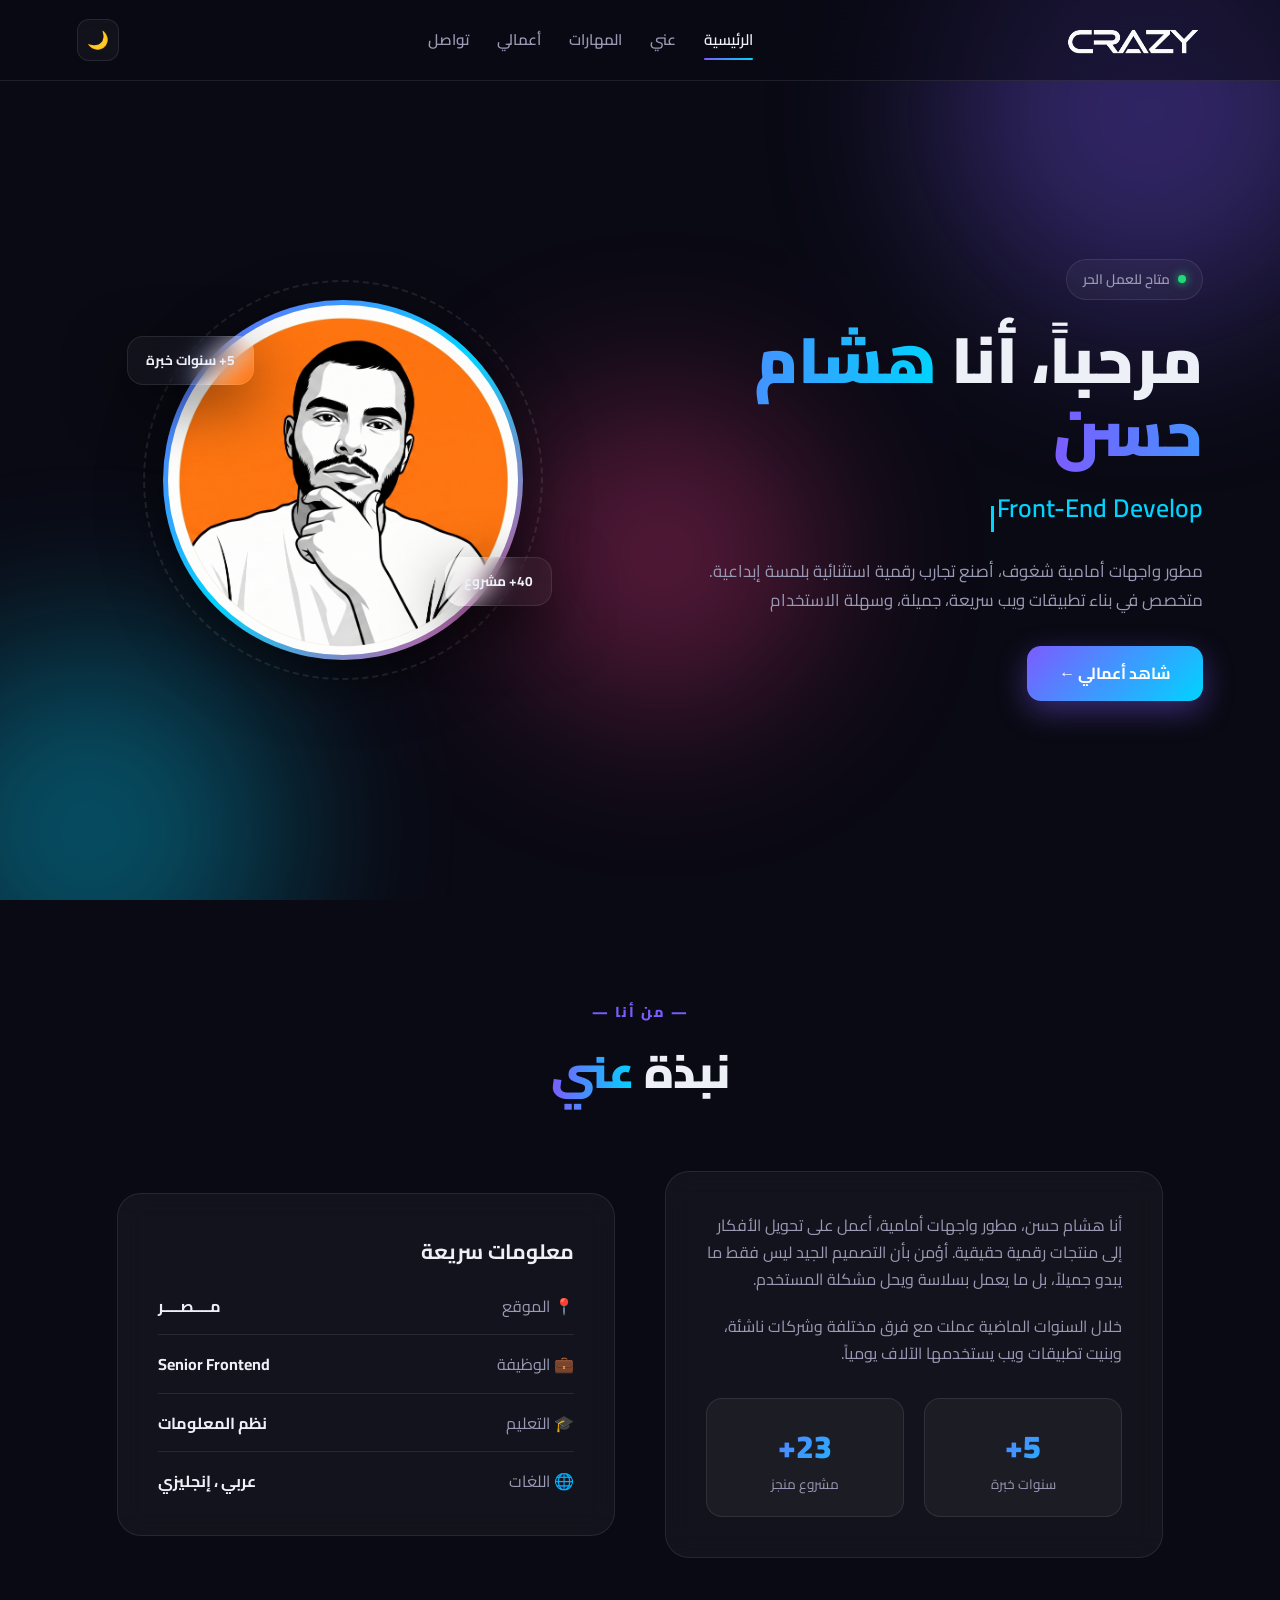
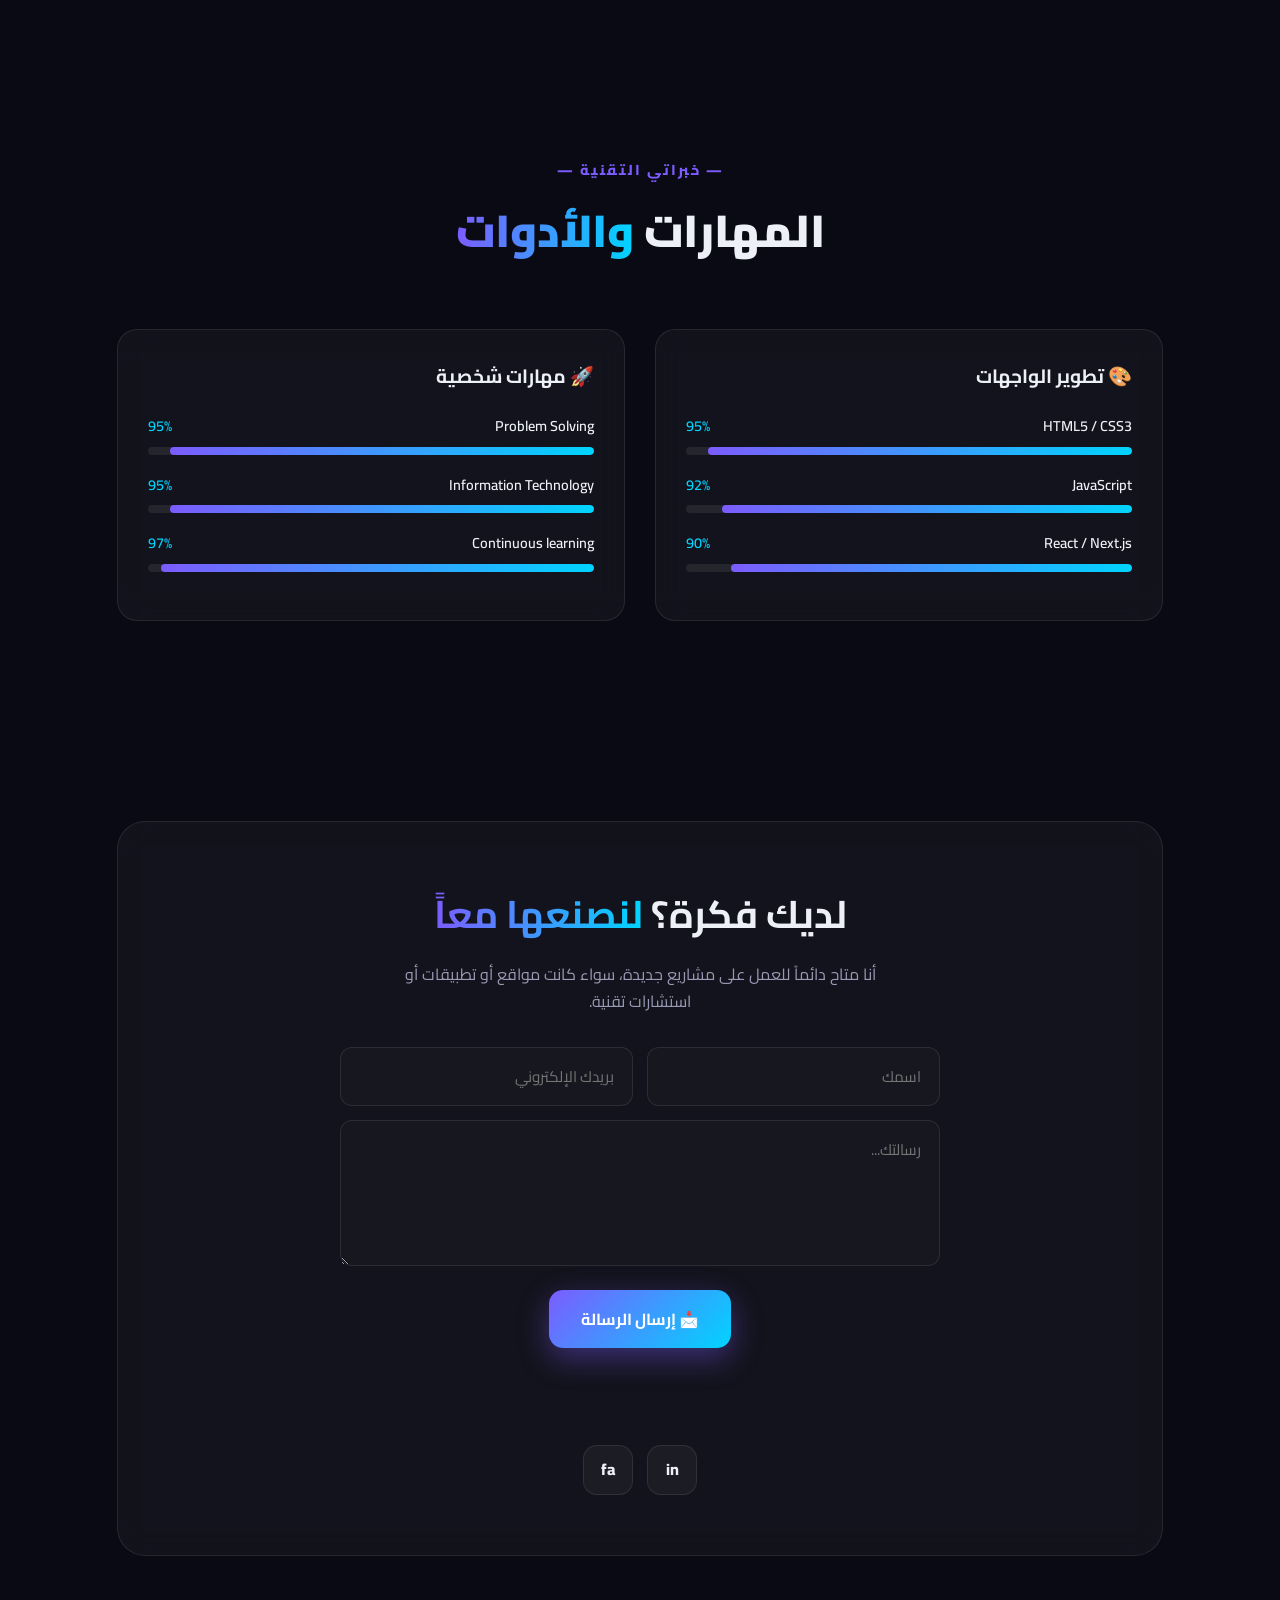
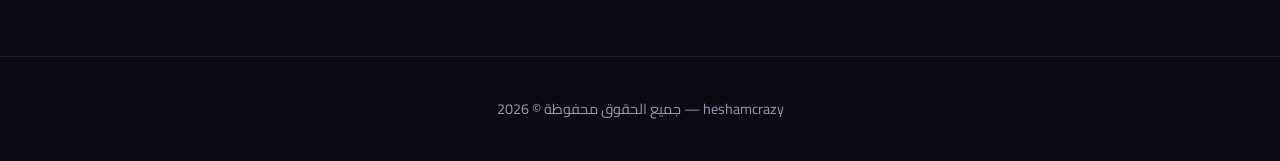
<file: index.html>
<!DOCTYPE html>
<html lang="ar" dir="rtl">

<head>
  <meta charset="UTF-8">
  <meta name="viewport" content="width=device-width, initial-scale=1.0">
  <title>HesHam Hassan</title>

    <!-- الأيقونة اللي بتظهر في التاب -->
  <link rel="icon" type="image/png" href="images/favicon.svg">

  <!-- أيقونة الآيفون (لو حد ضاف الموقع للشاشة الرئيسية) -->
  <link rel="apple-touch-icon" href="images/favicon.svg">

  <link rel="preconnect" href="https://fonts.googleapis.com">
  <link href="https://fonts.googleapis.com/css2?family=Cairo:wght@300;400;600;700;900&display=swap" rel="stylesheet">

  <link rel="stylesheet" href="style.css">
  <!-- وسوم الأوپن جراف لعرض اللينك بشكل احترافي -->
  <meta property="og:type" content="website">
  <meta property="og:title" content="HesHam HassaN  |  Web Developer">
  <meta property="og:description"
    content="مرحباً، أنا هشام حسن،أصنع تجارب رقمية استثنائية بلمسة إبداعية، تعرف على مهاراتي ومشاريعي.">
  <meta property="og:url" content="https://heshamcrazy1910.github.io/">
  <meta property="og:image" content="https://heshamcrazy1910.github.io/heshamcrazy/images/preview.jpg">

  <!-- نفس الإعدادات عشان تظهر صح على تويتر (X) -->
  <meta name="twitter:card" content="summary_large_image">
  <meta name="twitter:title" content="هشام حسن | مطور واجهات أمامية">
  <meta name="twitter:description" content="مرحباً، أنا هشام حسن. أصنع تجارب رقمية استثنائية بلمسة إبداعية.">
  <meta name="twitter:image" content="https://heshamcrazy1910.github.io/heshamcrazy/images/preview.jpg">
</head>

<body>

  <!-- شريط تقدم القراءة (JS) -->
  <div class="scroll-progress" id="scrollProgress"></div>

  <div class="bg-orbs">
    <div class="orb orb1"></div>
    <div class="orb orb2"></div>
    <div class="orb orb3"></div>
  </div>

  <nav>
    <a href="#home" class="logo">
      <img src="images/logo-white.png.png" alt="Logo" class="logo-light">
      <img src="images/logo-black.png.png" alt="Logo" class="logo-dark">
    </a>


    <ul class="nav-links" id="navLinks">
      <li><a href="#home" class="active">الرئيسية</a></li>
      <li><a href="#about">عني</a></li>
      <li><a href="#skills">المهارات</a></li>
      <li><a href="projects.html">أعمالي</a></li>
      <!--
      <li><a href="#experience">الخبرات</a></li>
      
-->
      <li><a href="#contact">تواصل</a></li>
    </ul>
    <div class="nav-actions">
      <button class="icon-btn" id="themeBtn" title="تبديل المظهر">🌙</button>
      <button class="icon-btn burger" id="burger">☰</button>
    </div>
  </nav>

  <section class="hero" id="home">
    <div class="hero-text">
      <div class="badge"><span class="dot"></span> متاح للعمل الحر</div>
      <h1>مرحباً، أنا <span class="grad">هشام حسن</span></h1>
      <div class="typing"><span id="typed"></span><span class="cursor"></span></div>
      <p class="hero-desc">
        مطور واجهات أمامية شغوف، أصنع تجارب رقمية استثنائية بلمسة إبداعية.
        متخصص في بناء تطبيقات ويب سريعة، جميلة، وسهلة الاستخدام
      </p>
      <div class="btns">
        <a href="projects.html" class="btn btn-primary">شاهد أعمالي ←</a>
      </div>
    </div>
    <div class="hero-visual">
      <div class="avatar-wrap">
        <div class="avatar-ring"></div>
        <div class="avatar">
          <div class="avatar-inner">
            <img src="images/me.jpeg" alt="هشام حسن">
          </div>
        </div>
        <div class="float-card fc1"> 5+ سنوات خبرة</div>
        <div class="float-card fc2"> 40+ مشروع</div>
      </div>
    </div>
  </section>

  <section id="about">
    <div class="sec-head reveal">
      <div class="sec-tag">— من أنا —</div>
      <h2 class="sec-title">نبذة <span>عني</span></h2>
    </div>
    <div class="about">
      <div class="about-card reveal">
        <p>أنا هشام حسن، مطور واجهات أمامية، أعمل على تحويل الأفكار إلى منتجات رقمية حقيقية. أؤمن بأن التصميم الجيد ليس
          فقط ما يبدو جميلاً، بل ما يعمل بسلاسة ويحل مشكلة المستخدم.</p>
        <p>خلال السنوات الماضية عملت مع فرق مختلفة وشركات ناشئة، وبنيت تطبيقات ويب يستخدمها الآلاف يومياً.</p>
        <div class="stats">
          <div class="stat">
            <h3 data-count="5" data-suffix="+">0</h3>
            <p>سنوات خبرة</p>
          </div>
          <div class="stat">
            <h3 data-count="40" data-suffix="+">0</h3>
            <p>مشروع منجز</p>
          </div>

          <!--
          <div class="stat"><h3 data-count="25" data-suffix="+">0</h3><p>عميل سعيد</p></div>
          <div class="stat"><h3 data-count="12">0</h3><p>جائزة وتقدير</p></div>
-->

        </div>
      </div>
      <div class="about-card reveal">
        <h3 style="margin-bottom:24px;font-size:1.3rem">معلومات سريعة</h3>
        <div class="info-list">
          <div class="info-row"><span>📍 الموقع</span><strong> مــــصــــر</strong></div>
          <div class="info-row"><span>💼 الوظيفة</span><strong>Senior Frontend</strong></div>
          <div class="info-row"><span>🎓 التعليم</span><strong> نظم المعلومات </strong></div>
          <div class="info-row"><span>🌐 اللغات</span><strong>عربي ، إنجليزي</strong></div>
        </div>
      </div>
    </div>
  </section>

  <section id="skills">
    <div class="sec-head reveal">
      <div class="sec-tag">— خبراتي التقنية —</div>
      <h2 class="sec-title">المهارات <span>والأدوات</span></h2>
    </div>
    <div class="skills-grid">
      <div class="skill-card reveal">
        <h3>🎨 تطوير الواجهات</h3>
        <div class="skill-item">
          <div class="skill-top"><span>HTML5 / CSS3</span><span class="pct">95%</span></div>
          <div class="bar"><span data-w="95"></span></div>
        </div>
        <div class="skill-item">
          <div class="skill-top"><span>JavaScript</span><span class="pct">92%</span></div>
          <div class="bar"><span data-w="92"></span></div>
        </div>
        <div class="skill-item">
          <div class="skill-top"><span>React / Next.js</span><span class="pct">90%</span></div>
          <div class="bar"><span data-w="90"></span></div>
        </div>
      </div>
      <div class="skill-card reveal">
        <h3>🚀 مهارات شخصية</h3>
        <div class="skill-item">
          <div class="skill-top"><span>Problem Solving</span><span class="pct">95%</span></div>
          <div class="bar"><span data-w="95"></span></div>
        </div>
        <div class="skill-item">
          <div class="skill-top"><span>Information Technology</span><span class="pct">95%</span></div>
          <div class="bar"><span data-w="95"></span></div>
        </div>
        <div class="skill-item">
          <div class="skill-top"><span>Continuous learning</span><span class="pct">97%</span></div>
          <div class="bar"><span data-w="97"></span></div>
        </div>
      </div>
    </div>
  </section>
  <!--
  <section id="experience">
    <div class="sec-head reveal">
      <div class="sec-tag">— مسيرتي المهنية —</div>
      <h2 class="sec-title">الخبرات <span>العملية</span></h2>
    </div>
    <div class="timeline">
      <div class="tl-item reveal"><div class="tl-content"><div class="tl-date">2022 — الآن</div><h3>مطور واجهات أول</h3><div class="tl-company">TechVision · الرياض</div><p>أقود فريق تطوير الواجهة الأمامية، وأشرف على منصة SaaS يستخدمها 50 ألف مستخدم شهرياً.</p></div></div>
      <div class="tl-item reveal"><div class="tl-content"><div class="tl-date">2020 — 2022</div><h3>مطور واجهات</h3><div class="tl-company">Startup Hub · دبي</div><p>طوّرت أكثر من 15 تطبيق ويب لعملاء في التجارة الإلكترونية والتعليم.</p></div></div>
      <div class="tl-item reveal"><div class="tl-content"><div class="tl-date">2019 — 2020</div><h3>مطور جنيور</h3><div class="tl-company">Digital Agency · القاهرة</div><p>بدأت رحلتي في عالم تطوير الويب، وبنيت أولى مشاريعي كفريلانسر.</p></div></div>
    </div>
  </section>

  <section id="projects">
    <div class="sec-head reveal">
      <div class="sec-tag">— أعمالي —</div>
      <h2 class="sec-title">المشاريع <span>المميزة</span></h2>
    </div>
  -->


  <!-- فلتر المشاريع (JS) -->
  <!--
    <div class="filter-btns reveal">
      <button class="filter-btn active" data-filter="all">الكل</button>
      <button class="filter-btn" data-filter="frontend">واجهات</button>
      <button class="filter-btn" data-filter="fullstack">Fullstack</button>
    </div>

    <div class="projects-grid" id="projectsGrid">
      <div class="project reveal" data-category="fullstack">
        <div class="project-img">🛒</div>
        <div class="project-body">
          <h3>متجر إلكتروني حديث</h3>
          <p>منصة تجارة إلكترونية كاملة مع سلة مشتريات ولوحة تحكم.</p>
          <div class="tags"><span class="tag">Next.js</span><span class="tag">Stripe</span><span class="tag">Tailwind</span></div>
          <a href="#" class="project-link">عرض المشروع ←</a>
        </div>
      </div>
      <div class="project reveal" data-category="frontend">
        <div class="project-img project-img-2">📊</div>
        <div class="project-body">
          <h3>لوحة تحليلات ذكية</h3>
          <p>لوحة تحكم تفاعلية لعرض بيانات الأعمال ورسوم بيانية حية.</p>
          <div class="tags"><span class="tag">React</span><span class="tag">D3.js</span><span class="tag">TS</span></div>
          <a href="#" class="project-link">عرض المشروع ←</a>
        </div>
      </div>
      <div class="project reveal" data-category="fullstack">
        <div class="project-img project-img-3">💬</div>
        <div class="project-body">
          <h3>تطبيق دردشة فوري</h3>
          <p>تطبيق محادثة يدعم الغرف الخاصة مع إشعارات لحظية.</p>
          <div class="tags"><span class="tag">Socket.io</span><span class="tag">Node</span><span class="tag">MongoDB</span></div>
          <a href="#" class="project-link">عرض المشروع ←</a>
        </div>
      </div>
    </div>
  </section>

 -->

  <section id="contact">
    <div class="contact-wrap reveal">
      <h2>لديك فكرة؟ <span class="grad">لنصنعها معاً</span></h2>
      <p>أنا متاح دائماً للعمل على مشاريع جديدة، سواء كانت مواقع أو تطبيقات أو استشارات تقنية.</p>

      <!-- نموذج تواصل (JS) -->
      <form class="contact-form" id="contactForm" novalidate>

        <!-- ⬇️ هنا مكان مفتاح الـ API بتاعك ⬇️ -->
        <input type="hidden" name="access_key" value="02c94549-93a8-4cb1-8412-96073281eed4">
        <input type="hidden" name="subject" value="رسالة جديدة من موقع هشام حسن">
        <!-- ⬆️ متنساش تغير المفتاح ⬆️ -->

        <div class="form-row">
          <input type="text" name="name" placeholder="اسمك" required>
          <input type="email" name="email" placeholder="بريدك الإلكتروني" required>
        </div>

        <textarea name="message" placeholder="رسالتك..." rows="4" required></textarea>

        <button type="submit" class="btn btn-primary">📩 إرسال الرسالة</button>

        <p class="form-msg" id="formMsg"></p>
      </form>

      <div class="socials">
        <a href="https://instagram.com/hesham.hassan19" class="social">in</a>
        <a href="https://www.facebook.com/share/14s7tuikb33/" class="social">fa</a>
      </div>
    </div>
  </section>

  <footer>heshamcrazy — جميع الحقوق محفوظة © 2026</footer>

  <!-- زر العودة للأعلى (JS) -->
  <button class="back-to-top" id="backToTop" aria-label="أعلى الصفحة">↑</button>

  <script src="script.js"></script>
</body>

</html>
</file>
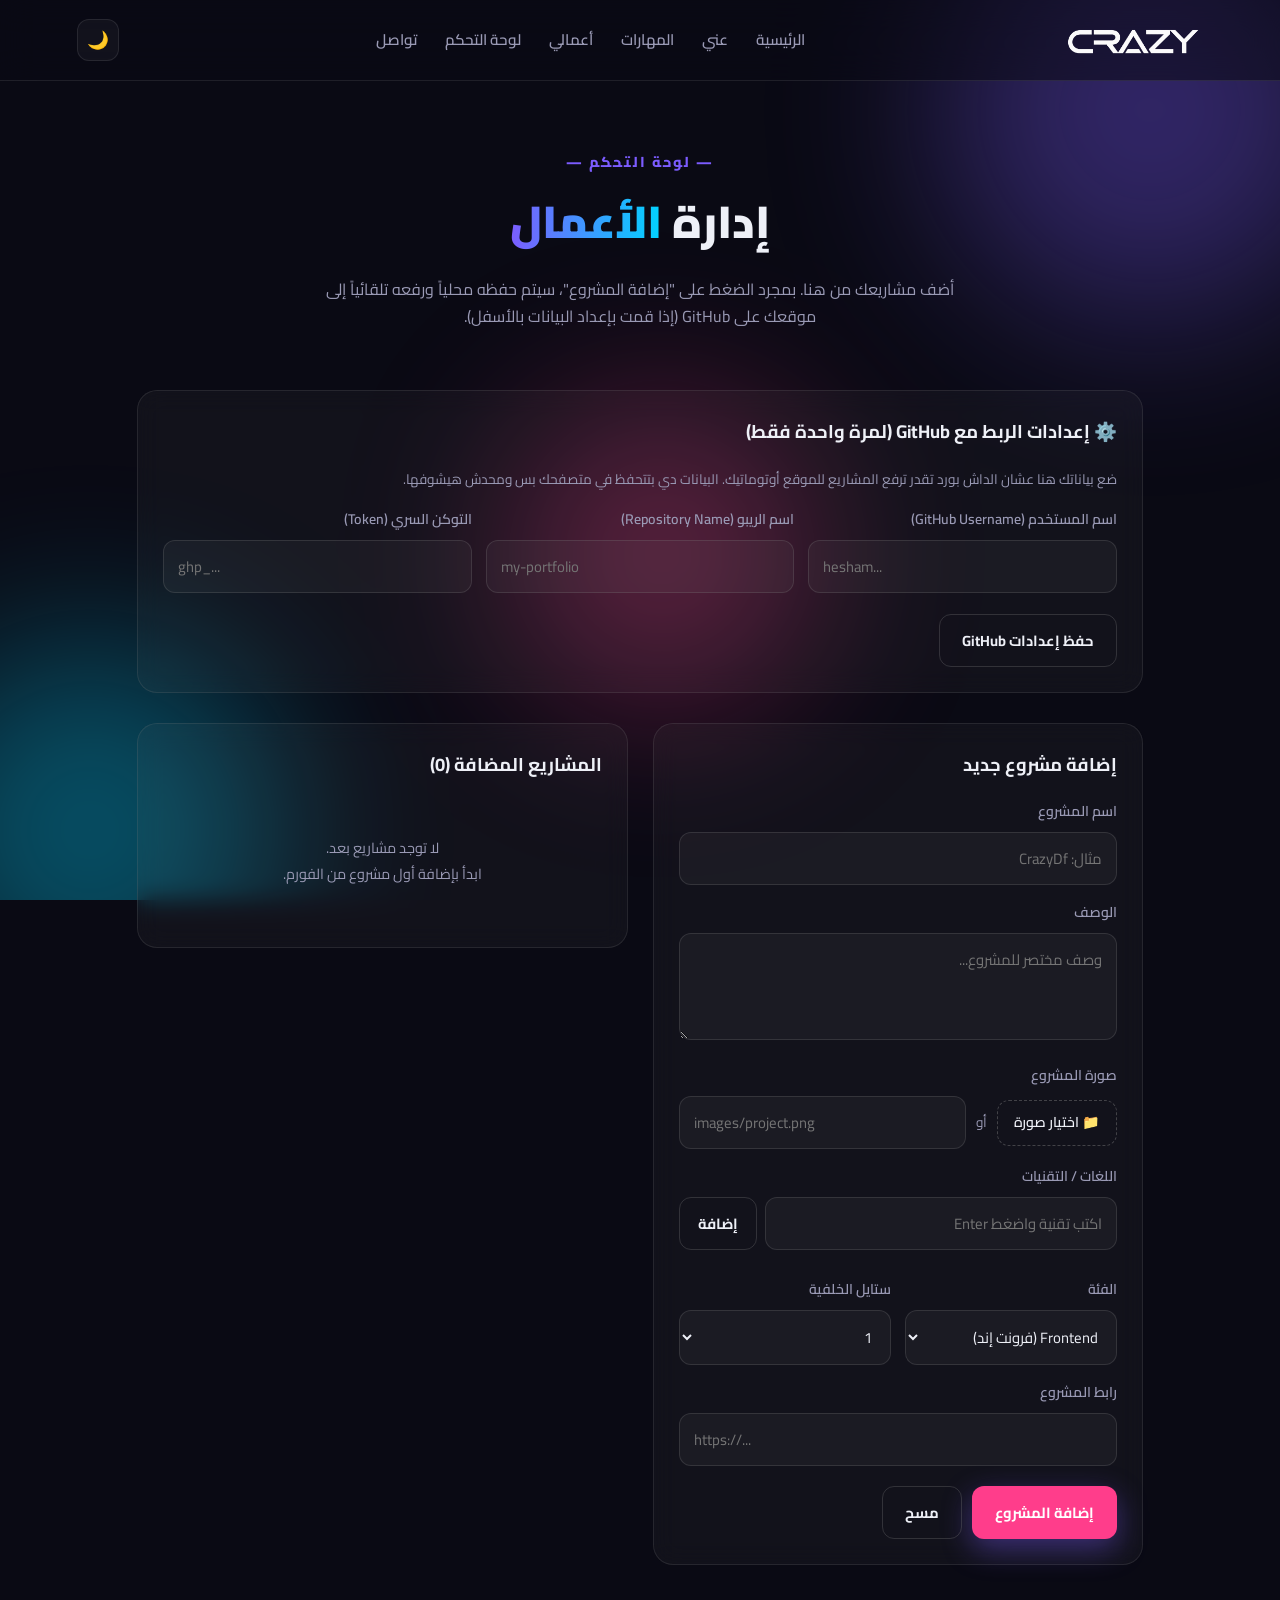
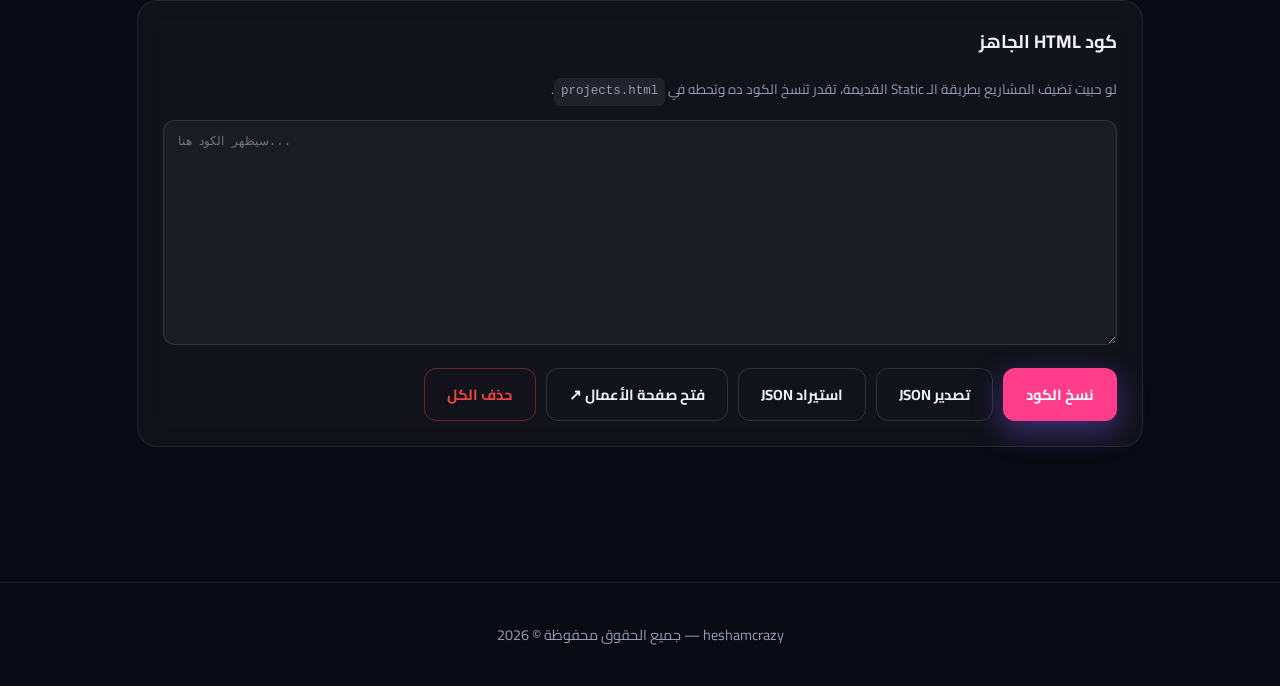
<file: dashboard.html>
<!DOCTYPE html>
<html lang="ar" dir="rtl">

<head>
    <meta charset="UTF-8">
    <meta name="viewport" content="width=device-width, initial-scale=1.0">
    <meta name="robots" content="noindex">
    <title>DASHBOARD | HESHAM CRAZY</title>

      <!-- الأيقونة اللي بتظهر في التاب -->
  <link rel="icon" type="image/png" href="images/favicon.svg">

  <!-- أيقونة الآيفون (لو حد ضاف الموقع للشاشة الرئيسية) -->
  <link rel="apple-touch-icon" href="images/favicon.svg">

    <link rel="preconnect" href="https://fonts.googleapis.com">
    <link href="https://fonts.googleapis.com/css2?family=Cairo:wght@300;400;600;700;900&display=swap" rel="stylesheet">
    <link rel="stylesheet" href="style.css">

    <style>
        :root { --dash-accent: var(--accent, var(--primary, #7c5cff)); }

        .dash-wrap {
            max-width: 1150px;
            margin: 0 auto;
            padding: 0 20px 35px;
            display: grid;
            grid-template-columns: 1fr 1fr;
            gap: 25px;
            align-items: start;
        }
        @media (max-width: 900px) {
            .dash-wrap { grid-template-columns: 1fr !important; }
        }

        .dash-card {
            background: rgba(127, 127, 127, 0.07);
            border: 1px solid rgba(127, 127, 127, 0.2);
            border-radius: 20px;
            padding: 25px;
            backdrop-filter: blur(12px);
            -webkit-backdrop-filter: blur(12px);
        }
        .dash-card h3 { margin: 0 0 20px; font-size: 1.15rem; font-weight: 700; }

        .field { margin-bottom: 16px; }
        .field > label {
            display: block;
            margin-bottom: 8px;
            font-size: 0.88rem;
            font-weight: 600;
            color: var(--muted);
        }

        .dash-card input[type="text"],
        .dash-card input[type="password"],
        .dash-card input[type="url"],
        .dash-card textarea,
        .dash-card select {
            width: 100%;
            background: rgba(127, 127, 127, 0.09);
            border: 1px solid rgba(127, 127, 127, 0.25);
            color: inherit;
            border-radius: 12px;
            padding: 12px 14px;
            font-family: inherit;
            font-size: 0.93rem;
            outline: none;
            transition: border-color 0.2s, box-shadow 0.2s;
            resize: vertical;
            box-sizing: border-box;
        }
        .dash-card input:focus,
        .dash-card textarea:focus,
        .dash-card select:focus {
            border-color: var(--dash-accent);
            box-shadow: 0 0 0 3px rgba(124, 92, 255, 0.18);
        }
        .dash-card select option { background: #1c1c24; color: #fff; }

        .two-col { display: grid; grid-template-columns: 1fr 1fr; gap: 14px; }
        @media (max-width: 480px) { .two-col { grid-template-columns: 1fr; } }

        .img-upload { display: flex; align-items: center; gap: 10px; flex-wrap: wrap; }
        .img-upload input[type="text"] { flex: 1; min-width: 140px; }
        .upload-btn {
            display: inline-block;
            padding: 10px 16px;
            border-radius: 12px;
            border: 1px dashed rgba(127, 127, 127, 0.45);
            cursor: pointer;
            font-size: 0.88rem;
            font-weight: 600;
            transition: background 0.2s, border-color 0.2s;
            white-space: nowrap;
        }
        .upload-btn:hover { background: rgba(127, 127, 127, 0.1); border-color: var(--dash-accent); }
        .or { color: var(--muted); font-size: 0.85rem; }

        .img-preview img {
            max-width: 100%;
            max-height: 150px;
            border-radius: 12px;
            margin-top: 12px;
            border: 1px solid rgba(127, 127, 127, 0.2);
            display: block;
        }

        .tags-input { display: flex; gap: 8px; }
        .tags-input input { flex: 1; }
        .tags-input .btn-ghost { padding: 10px 18px; border-radius: 12px; white-space: nowrap; }

        .tags .tag { display: inline-flex; align-items: center; gap: 6px; }
        .tag-remove {
            background: none; border: none; color: inherit; cursor: pointer;
            opacity: 0.6; font-size: 1rem; line-height: 1; padding: 0;
        }
        .tag-remove:hover { opacity: 1; color: #ef4444; }

        .form-actions { display: flex; gap: 10px; flex-wrap: wrap; margin-top: 20px; }

        .btn-primary, .btn-ghost {
            font-family: inherit;
            font-weight: 700;
            border-radius: 12px;
            padding: 12px 22px;
            cursor: pointer;
            font-size: 0.92rem;
            transition: transform 0.15s, opacity 0.2s, background 0.2s;
            border: 1px solid transparent;
        }
        a.btn-primary, a.btn-ghost { text-decoration: none; display: inline-flex; align-items: center; }
        .btn-primary { background: var(--dash-accent); color: #fff; }
        .btn-primary:hover { transform: translateY(-2px); opacity: 0.94; }
        .btn-ghost { background: transparent; border-color: rgba(127, 127, 127, 0.3); color: inherit; }
        .btn-ghost:hover { background: rgba(127, 127, 127, 0.1); }
        .btn-ghost.danger { color: #ef4444; border-color: rgba(239, 68, 68, 0.4); }
        .btn-ghost.danger:hover { background: rgba(239, 68, 68, 0.08); }

        .saved-item {
            display: flex;
            gap: 13px;
            align-items: center;
            padding: 12px;
            border: 1px solid rgba(127, 127, 127, 0.18);
            border-radius: 14px;
            margin-bottom: 12px;
            background: rgba(127, 127, 127, 0.04);
        }
        .saved-item:last-child { margin-bottom: 0; }
        .saved-thumb {
            width: 56px; height: 56px; border-radius: 10px; overflow: hidden; flex-shrink: 0;
            display: flex; align-items: center; justify-content: center;
            background: rgba(127, 127, 127, 0.12); font-size: 1.4rem;
        }
        .saved-thumb img { width: 100%; height: 100%; object-fit: cover; }
        .saved-info { flex: 1; min-width: 0; }
        .saved-info strong {
            display: block; font-size: 0.93rem; margin-bottom: 3px;
            overflow: hidden; text-overflow: ellipsis; white-space: nowrap;
        }
        .saved-cat {
            font-size: 0.72rem; font-weight: 700; color: var(--dash-accent);
            text-transform: uppercase; letter-spacing: 0.4px;
        }
        .saved-info .tags { margin-top: 6px; }
        .saved-actions { display: flex; gap: 6px; }
        .saved-actions button {
            width: 34px; height: 34px; border-radius: 9px;
            border: 1px solid rgba(127, 127, 127, 0.25);
            background: transparent; color: inherit; cursor: pointer;
            font-size: 0.95rem; transition: background 0.2s;
        }
        .saved-actions button:hover { background: rgba(127, 127, 127, 0.12); }

        .empty { color: var(--muted); text-align: center; padding: 35px 10px; font-size: 0.9rem; line-height: 1.8; }
        .hint { color: var(--muted); font-size: 0.85rem; line-height: 1.9; margin: 0 0 14px; }
        .hint code {
            background: rgba(127, 127, 127, 0.15); padding: 2px 7px; border-radius: 6px;
            font-size: 0.78rem; direction: ltr; display: inline-block;
        }

        #codeOutput {
            direction: ltr;
            text-align: left;
            font-family: ui-monospace, "Courier New", monospace;
            font-size: 0.78rem;
            line-height: 1.6;
            min-height: 220px;
            white-space: pre;
            overflow: auto;
            tab-size: 2;
        }
    </style>
</head>

<body>

    <!-- شريط تقدم القراءة -->
    <div class="scroll-progress" id="scrollProgress"></div>

    <div class="bg-orbs">
        <div class="orb orb1"></div>
        <div class="orb orb2"></div>
        <div class="orb orb3"></div>
    </div>

    <!-- شريط التنقل -->
    <nav>
        <a href="index.html" class="logo">
            <img src="images/logo-white.png.png" alt="Logo" class="logo-light">
            <img src="images/logo-black.png.png" alt="Logo" class="logo-dark">
        </a>

        <ul class="nav-links" id="navLinks">
            <li><a href="index.html">الرئيسية</a></li>
            <li><a href="index.html#about">عني</a></li>
            <li><a href="index.html#skills">المهارات</a></li>
            <li><a href="projects.html">أعمالي</a></li>
            <li><a href="dashboard.html" class="active">لوحة التحكم</a></li>
            <li><a href="index.html#contact">تواصل</a></li>
        </ul>
        <div class="nav-actions">
            <button class="icon-btn" id="themeBtn" title="تبديل المظهر">🌙</button>
            <button class="icon-btn burger" id="burger">☰</button>
        </div>
    </nav>

    <!-- لوحة التحكم -->
    <section id="dashboard" style="padding-top: 150px; min-height: 100vh;">
        <div class="sec-head reveal">
            <div class="sec-tag">— لوحة التحكم —</div>
            <h2 class="sec-title">إدارة <span>الأعمال</span></h2>
            <p style="color: var(--muted); margin-top: 15px; max-width: 650px; margin-inline: auto;">
                أضف مشاريعك من هنا. بمجرد الضغط على "إضافة المشروع"، سيتم حفظه محلياً ورفعه تلقائياً إلى موقعك على GitHub (إذا قمت بإعداد البيانات بالأسفل).
            </p>
        </div>

        <div class="dash-wrap">
            
            <!-- إعدادات جيت هب -->
            <div class="dash-card reveal" style="grid-column: 1 / -1; margin-bottom: 5px;">
                <h3>⚙️ إعدادات الربط مع GitHub (لمرة واحدة فقط)</h3>
                <p class="hint" style="margin-bottom: 15px;">
                    ضع بياناتك هنا عشان الداش بورد تقدر ترفع المشاريع للموقع أوتوماتيك. البيانات دي بتتحفظ في متصفحك بس ومحدش هيشوفها.
                </p>
                <div class="two-col" style="grid-template-columns: 1fr 1fr 1fr;">
                    <div class="field">
                        <label>اسم المستخدم (GitHub Username)</label>
                        <input type="text" id="ghUsername" placeholder="hesham..." dir="ltr">
                    </div>
                    <div class="field">
                        <label>اسم الريبو (Repository Name)</label>
                        <input type="text" id="ghRepo" placeholder="my-portfolio" dir="ltr">
                    </div>
                    <div class="field">
                        <label>التوكن السري (Token)</label>
                        <input type="password" id="ghToken" placeholder="ghp_..." dir="ltr">
                    </div>
                </div>
                <button type="button" id="saveGhSettings" class="btn-ghost" style="margin-top: 5px;">حفظ إعدادات GitHub</button>
            </div>

            <!-- فورم الإضافة -->
            <div class="dash-card reveal">
                <h3 id="formTitle">إضافة مشروع جديد</h3>
                <form id="projectForm">
                    <div class="field">
                        <label for="pName">اسم المشروع</label>
                        <input type="text" id="pName" placeholder="مثال: CrazyDf" required>
                    </div>

                    <div class="field">
                        <label for="pDesc">الوصف</label>
                        <textarea id="pDesc" rows="3" placeholder="وصف مختصر للمشروع..." required></textarea>
                    </div>

                    <div class="field">
                        <label>صورة المشروع</label>
                        <div class="img-upload">
                            <label for="pImageFile" class="upload-btn">📁 اختيار صورة</label>
                            <input type="file" id="pImageFile" accept="image/*" hidden>
                            <span class="or">أو</span>
                            <input type="text" id="pImagePath" placeholder="images/project.png" dir="ltr">
                        </div>
                        <div id="imgPreview" class="img-preview"></div>
                    </div>

                    <div class="field">
                        <label>اللغات / التقنيات</label>
                        <div class="tags-input">
                            <input type="text" id="pTagInput" placeholder="اكتب تقنية واضغط Enter">
                            <button type="button" id="addTagBtn" class="btn-ghost">إضافة</button>
                        </div>
                        <div id="tagsList" class="tags" style="margin-top: 10px;"></div>
                    </div>

                    <div class="two-col">
                        <div class="field">
                            <label for="pCategory">الفئة</label>
                            <select id="pCategory">
                                <option value="frontend">Frontend (فرونت إند)</option>
                                <option value="fullstack">Fullstack (فول ستاك)</option>
                                <option value="ui">UI/UX (تصميم)</option>
                            </select>
                        </div>
                        <div class="field">
                            <label for="pStyle">ستايل الخلفية</label>
                            <select id="pStyle">
                                <option value="1">1</option>
                                <option value="2">2</option>
                                <option value="3">3</option>
                                <option value="0">بدون</option>
                            </select>
                        </div>
                    </div>

                    <div class="field">
                        <label for="pLink">رابط المشروع</label>
                        <input type="url" id="pLink" placeholder="https://..." dir="ltr">
                    </div>

                    <div class="form-actions">
                        <button type="submit" id="submitBtn" class="btn-primary">إضافة المشروع</button>
                        <button type="button" id="resetBtn" class="btn-ghost">مسح</button>
                    </div>
                </form>
            </div>

            <!-- قائمة المشاريع المضافة -->
            <div class="dash-card reveal">
                <h3>المشاريع المضافة (<span id="count">0</span>)</h3>
                <div id="savedList"></div>
            </div>
        </div>

        <!-- كود HTML الجاهز (اختياري) -->
        <div class="dash-wrap" style="grid-template-columns: 1fr;">
            <div class="dash-card reveal">
                <h3>كود HTML الجاهز</h3>
                <p class="hint">
                    لو حبيت تضيف المشاريع بطريقة الـ Static القديمة، تقدر تنسخ الكود ده وتحطه في <code>projects.html</code>.
                </p>
                <textarea id="codeOutput" readonly rows="10" placeholder="سيظهر الكود هنا..."></textarea>
                <div class="form-actions" style="margin-top: 14px;">
                    <button type="button" id="copyBtn" class="btn-primary">نسخ الكود</button>
                    <button type="button" id="exportBtn" class="btn-ghost">تصدير JSON</button>
                    <button type="button" id="importBtn" class="btn-ghost">استيراد JSON</button>
                    <input type="file" id="importFile" accept=".json" hidden>
                    <a href="projects.html" class="btn-ghost">فتح صفحة الأعمال ↗</a>
                    <button type="button" id="clearAllBtn" class="btn-ghost danger">حذف الكل</button>
                </div>
            </div>
        </div>
    </section>

    <footer>heshamcrazy — جميع الحقوق محفوظة © 2026</footer>

    <button class="back-to-top" id="backToTop" aria-label="أعلى الصفحة">↑</button>

    <script src="script.js"></script>

    <script>
        (function () {
            'use strict';

            var STORAGE_KEY = 'hesham_dashboard_projects';

            // عناصر الفورم
            var form = document.getElementById('projectForm');
            var formTitle = document.getElementById('formTitle');
            var pName = document.getElementById('pName');
            var pDesc = document.getElementById('pDesc');
            var pImageFile = document.getElementById('pImageFile');
            var pImagePath = document.getElementById('pImagePath');
            var imgPreview = document.getElementById('imgPreview');
            var pTagInput = document.getElementById('pTagInput');
            var addTagBtn = document.getElementById('addTagBtn');
            var tagsList = document.getElementById('tagsList');
            var pCategory = document.getElementById('pCategory');
            var pStyle = document.getElementById('pStyle');
            var pLink = document.getElementById('pLink');
            var submitBtn = document.getElementById('submitBtn');
            var resetBtn = document.getElementById('resetBtn');
            var savedList = document.getElementById('savedList');
            var countEl = document.getElementById('count');
            var codeOutput = document.getElementById('codeOutput');
            var copyBtn = document.getElementById('copyBtn');
            var exportBtn = document.getElementById('exportBtn');
            var importBtn = document.getElementById('importBtn');
            var importFile = document.getElementById('importFile');
            var clearAllBtn = document.getElementById('clearAllBtn');

            // إعدادات جيت هب
            var ghUser = document.getElementById('ghUsername');
            var ghRepo = document.getElementById('ghRepo');
            var ghToken = document.getElementById('ghToken');
            var saveGhSettings = document.getElementById('saveGhSettings');

            var projects = load();
            var currentTags = [];
            var currentImageData = '';
            var editingId = null;

            function load() {
                try {
                    var raw = localStorage.getItem(STORAGE_KEY);
                    var data = raw ? JSON.parse(raw) : [];
                    return Array.isArray(data) ? data : [];
                } catch (e) { return []; }
            }

            function save() {
                try {
                    localStorage.setItem(STORAGE_KEY, JSON.stringify(projects));
                    return true;
                } catch (e) {
                    alert('⚠️ تعذّر الحفظ المحلي: حجم البيانات كبير جداً (بسبب صور مرفوعة).');
                    return false;
                }
            }

            function escapeHtml(s) {
                return String(s == null ? '' : s).replace(/[&<>"']/g, function (c) {
                    return { '&': '&amp;', '<': '&lt;', '>': '&gt;', '"': '&quot;', "'": '&#39;' }[c];
                });
            }

            /* ---------- التاجات ---------- */
            function renderTags() {
                tagsList.innerHTML = currentTags.map(function (t, i) {
                    return '<span class="tag">' + escapeHtml(t) +
                        '<button type="button" class="tag-remove" data-i="' + i + '" aria-label="حذف">×</button></span>';
                }).join('');
            }

            function addTag() {
                var val = pTagInput.value.trim();
                if (!val) return;
                if (currentTags.indexOf(val) === -1) currentTags.push(val);
                pTagInput.value = '';
                pTagInput.focus();
                renderTags();
            }

            addTagBtn.addEventListener('click', addTag);
            pTagInput.addEventListener('keydown', function (e) {
                if (e.key === 'Enter') { e.preventDefault(); addTag(); }
            });
            tagsList.addEventListener('click', function (e) {
                var btn = e.target.closest('.tag-remove');
                if (!btn) return;
                currentTags.splice(Number(btn.dataset.i), 1);
                renderTags();
            });

            /* ---------- الصورة ---------- */
            function showPreview(src) {
                imgPreview.innerHTML = '';
                if (!src) return;
                var img = new Image();
                img.alt = 'preview';
                img.onerror = function () { img.remove(); };
                img.src = src;
                imgPreview.appendChild(img);
            }

            pImageFile.addEventListener('change', function (e) {
                var file = e.target.files[0];
                if (!file) return;
                var reader = new FileReader();
                reader.onload = function (ev) {
                    currentImageData = ev.target.result;
                    pImagePath.value = '';
                    showPreview(currentImageData);
                };
                reader.readAsDataURL(file);
            });

            pImagePath.addEventListener('change', function () {
                var path = pImagePath.value.trim();
                currentImageData = '';
                pImageFile.value = '';
                showPreview(path);
            });

            /* ---------- إعدادات GitHub ---------- */
            if(localStorage.getItem('gh_user')) ghUser.value = localStorage.getItem('gh_user');
            if(localStorage.getItem('gh_repo')) ghRepo.value = localStorage.getItem('gh_repo');
            if(localStorage.getItem('gh_token')) ghToken.value = localStorage.getItem('gh_token');

            saveGhSettings.addEventListener('click', function() {
                localStorage.setItem('gh_user', ghUser.value.trim());
                localStorage.setItem('gh_repo', ghRepo.value.trim());
                localStorage.setItem('gh_token', ghToken.value.trim());
                alert('✅ تم حفظ إعدادات جيت هب بنجاح!');
            });

            // دالة الرفع لجيت هب
            window.publishToGitHub = async function(projectsArray) {
                var user = localStorage.getItem('gh_user');
                var repo = localStorage.getItem('gh_repo');
                var token = localStorage.getItem('gh_token');

                if (!user || !repo || !token) {
                    alert('⚠️ تنبيه: أنت لم تقم بإعداد بيانات جيت هب فوق. المشروع اتحفظ في المتصفح بس ومترفعش للموقع.');
                    return; 
                }

                var filePath = 'projects.json';
                var apiUrl = 'https://api.github.com/repos/' + user + '/' + repo + '/contents/' + filePath;
                // تحويل البيانات لـ Base64 يدعم اللغة العربية
                var content = btoa(unescape(encodeURIComponent(JSON.stringify(projectsArray, null, 2)))); 

                try {
                    submitBtn.textContent = 'جاري الرفع...';
                    submitBtn.disabled = true;

                    var getRes = await fetch(apiUrl, { headers: { 'Authorization': 'token ' + token } });
                    var fileData = getRes.ok ? await getRes.json() : null;
                    var sha = fileData ? fileData.sha : null; 

                    var putBody = {
                        message: '🤖 تحديث المشاريع أوتوماتيك من لوحة التحكم',
                        content: content
                    };
                    if (sha) putBody.sha = sha;

                    var putRes = await fetch(apiUrl, {
                        method: 'PUT',
                        headers: {
                            'Authorization': 'token ' + token,
                            'Content-Type': 'application/json'
                        },
                        body: JSON.stringify(putBody)
                    });

                    if (putRes.ok) {
                        alert('🚀 تم رفع المشروع وتحديث الموقع بنجاح!');
                    } else {
                        var errData = await putRes.json();
                        alert('❌ فشل الرفع: ' + (errData.message || 'تأكد من التوكن واسم الريبو.'));
                    }
                } catch (error) {
                    console.error(error);
                    alert('❌ حدث خطأ في الاتصال بجيت هب. تأكد من الإنترنت.');
                } finally {
                    submitBtn.textContent = editingId ? 'حفظ التعديل' : 'إضافة المشروع';
                    submitBtn.disabled = false;
                }
            };

            /* ---------- إرسال الفورم ---------- */
            form.addEventListener('submit', function (e) {
                e.preventDefault();

                var name = pName.value.trim();
                var desc = pDesc.value.trim();
                if (!name || !desc) {
                    alert('من فضلك اكتب اسم المشروع والوصف.');
                    return;
                }

                var data = {
                    name: name,
                    desc: desc,
                    image: pImagePath.value.trim() || currentImageData || '',
                    tags: currentTags.slice(),
                    category: pCategory.value,
                    style: pStyle.value,
                    link: pLink.value.trim()
                };

                if (editingId) {
                    for (var i = 0; i < projects.length; i++) {
                        if (projects[i].id === editingId) {
                            projects[i] = Object.assign({}, projects[i], data);
                            break;
                        }
                    }
                } else {
                    data.id = Date.now().toString() + Math.random().toString(36).slice(2, 6);
                    projects.push(data);
                }

                save(); 
                renderAll();
                publishToGitHub(projects); // استدعاء الرفع
                resetForm();
            });

            function resetForm() {
                form.reset();
                currentTags = [];
                currentImageData = '';
                editingId = null;
                imgPreview.innerHTML = '';
                formTitle.textContent = 'إضافة مشروع جديد';
                submitBtn.textContent = 'إضافة المشروع';
                renderTags();
            }
            resetBtn.addEventListener('click', resetForm);

            /* ---------- تعديل مشروع ---------- */
            function editProject(id) {
                var p = null;
                for (var i = 0; i < projects.length; i++) {
                    if (projects[i].id === id) { p = projects[i]; break; }
                }
                if (!p) return;

                editingId = id;
                pName.value = p.name;
                pDesc.value = p.desc;
                currentTags = Array.isArray(p.tags) ? p.tags.slice() : [];
                pCategory.value = p.category || 'frontend';
                pStyle.value = p.style || '1';
                pLink.value = p.link || '';

                if (p.image && p.image.indexOf('data:') === 0) {
                    currentImageData = p.image;
                    pImagePath.value = '';
                } else {
                    currentImageData = '';
                    pImagePath.value = p.image || '';
                }
                pImageFile.value = '';
                showPreview(p.image || '');

                renderTags();
                formTitle.textContent = 'تعديل المشروع';
                submitBtn.textContent = 'حفظ التعديل';
                form.closest('.dash-card').scrollIntoView({ behavior: 'smooth', block: 'center' });
            }

            /* ---------- عرض القائمة ---------- */
            function renderList() {
                countEl.textContent = projects.length;

                if (!projects.length) {
                    savedList.innerHTML = '<div class="empty">لا توجد مشاريع بعد.<br>ابدأ بإضافة أول مشروع من الفورم.</div>';
                    return;
                }

                savedList.innerHTML = projects.map(function (p) {
                    var thumb = p.image
                        ? '<img src="' + escapeHtml(p.image) + '" alt="">'
                        : '🖼️';
                    var tags = (p.tags || []).map(function (t) {
                        return '<span class="tag">' + escapeHtml(t) + '</span>';
                    }).join('');

                    return '<div class="saved-item">' +
                        '<div class="saved-thumb">' + thumb + '</div>' +
                        '<div class="saved-info">' +
                            '<strong>' + escapeHtml(p.name) + '</strong>' +
                            '<span class="saved-cat">' + escapeHtml(p.category) + '</span>' +
                            '<div class="tags">' + tags + '</div>' +
                        '</div>' +
                        '<div class="saved-actions">' +
                            '<button type="button" data-act="edit" data-id="' + p.id + '" title="تعديل">✏️</button>' +
                            '<button type="button" data-act="del" data-id="' + p.id + '" title="حذف">🗑️</button>' +
                        '</div>' +
                    '</div>';
                }).join('');
            }

            savedList.addEventListener('click', function (e) {
                var btn = e.target.closest('button[data-act]');
                if (!btn) return;
                var id = btn.dataset.id;

                if (btn.dataset.act === 'edit') {
                    editProject(id);
                } else if (btn.dataset.act === 'del') {
                    if (!confirm('هل تريد حذف هذا المشروع؟')) return;
                    projects = projects.filter(function (p) { return p.id !== id; });
                    if (editingId === id) resetForm();
                    save();
                    renderAll();
                    publishToGitHub(projects); // تحديث جيت هب بعد الحذف
                }
            });

            /* ---------- توليد كود HTML ---------- */
            function generateCode() {
                if (!projects.length) return '';

                return projects.map(function (p) {
                    var styleClass = (p.style && p.style !== '0') ? ' project-img-' + p.style : '';
                    var tags = (p.tags || []).map(function (t) {
                        return '<span class="tag">' + escapeHtml(t) + '</span>';
                    }).join('');

                    var lines = [];
                    lines.push('');
                    lines.push('            <!-- ' + escapeHtml(p.name) + ' -->');
                    lines.push('            <div class="project reveal" data-category="' + escapeHtml(p.category) + '">');
                    lines.push('                <div class="project-img' + styleClass + '">');
                    if (p.image) {
                        lines.push('                    <img src="' + escapeHtml(p.image) + '" alt="' + escapeHtml(p.name) + '">');
                    }
                    lines.push('                </div>');
                    lines.push('                <div class="project-body">');
                    lines.push('                    <h3>' + escapeHtml(p.name) + '</h3>');
                    lines.push('                    <p>' + escapeHtml(p.desc) + '</p>');
                    lines.push('                    <div class="tags">' + tags + '</div>');
                    if (p.link) {
                        lines.push('                    <a href="' + escapeHtml(p.link) + '" class="project-link" target="_blank">عرض المشروع ←</a>');
                    }
                    lines.push('                </div>');
                    lines.push('            </div>');

                    return lines.join('\n');
                }).join('\n');
            }

            function renderAll() {
                renderList();
                codeOutput.value = generateCode();
            }

            /* ---------- نسخ الكود ---------- */
            copyBtn.addEventListener('click', function () {
                if (!codeOutput.value.trim()) {
                    alert('لا يوجد كود لنسخه. أضف مشروعاً أولاً.');
                    return;
                }
                var done = function () {
                    var original = copyBtn.textContent;
                    copyBtn.textContent = '✓ تم النسخ';
                    setTimeout(function () { copyBtn.textContent = original; }, 1500);
                };
                var fallbackCopy = function () {
                    codeOutput.focus();
                    codeOutput.select();
                    try { document.execCommand('copy'); done(); }
                    catch (err) { alert('تعذّر النسخ. حدّد الكود وانسخه يدوياً.'); }
                };
                if (navigator.clipboard && navigator.clipboard.writeText) {
                    navigator.clipboard.writeText(codeOutput.value).then(done).catch(fallbackCopy);
                } else {
                    fallbackCopy();
                }
            });

            /* ---------- تصدير / استيراد JSON ---------- */
            exportBtn.addEventListener('click', function () {
                if (!projects.length) {
                    alert('لا توجد مشاريع لتصديرها.');
                    return;
                }
                var blob = new Blob([JSON.stringify(projects, null, 2)], { type: 'application/json' });
                var url = URL.createObjectURL(blob);
                var a = document.createElement('a');
                a.href = url;
                a.download = 'projects.json';
                document.body.appendChild(a);
                a.click();
                a.remove();
                URL.revokeObjectURL(url);
            });

            importBtn.addEventListener('click', function () { importFile.click(); });

            importFile.addEventListener('change', function (e) {
                var file = e.target.files[0];
                if (!file) return;
                var reader = new FileReader();
                reader.onload = function (ev) {
                    try {
                        var data = JSON.parse(ev.target.result);
                        if (!Array.isArray(data)) throw new Error('bad');
                        data.forEach(function (p) {
                            if (!p.id) p.id = Date.now().toString() + Math.random().toString(36).slice(2, 6);
                            if (!Array.isArray(p.tags)) p.tags = [];
                        });
                        projects = data;
                        save();
                        renderAll();
                        alert('✅ تم استيراد ' + projects.length + ' مشروع.');
                    } catch (err) {
                        alert('ملف JSON غير صالح.');
                    }
                };
                reader.readAsText(file);
                importFile.value = '';
            });

            clearAllBtn.addEventListener('click', function () {
                if (!projects.length) return;
                if (!confirm('هل تريد حذف كل المشاريع نهائياً؟')) return;
                projects = [];
                resetForm();
                save();
                renderAll();
                publishToGitHub(projects); // تحديث جيت هب بعد حذف الكل
            });

            /* ---------- تشغيل ---------- */
            renderTags();
            renderAll();
        })();
    </script>
</body>

</html>
</file>
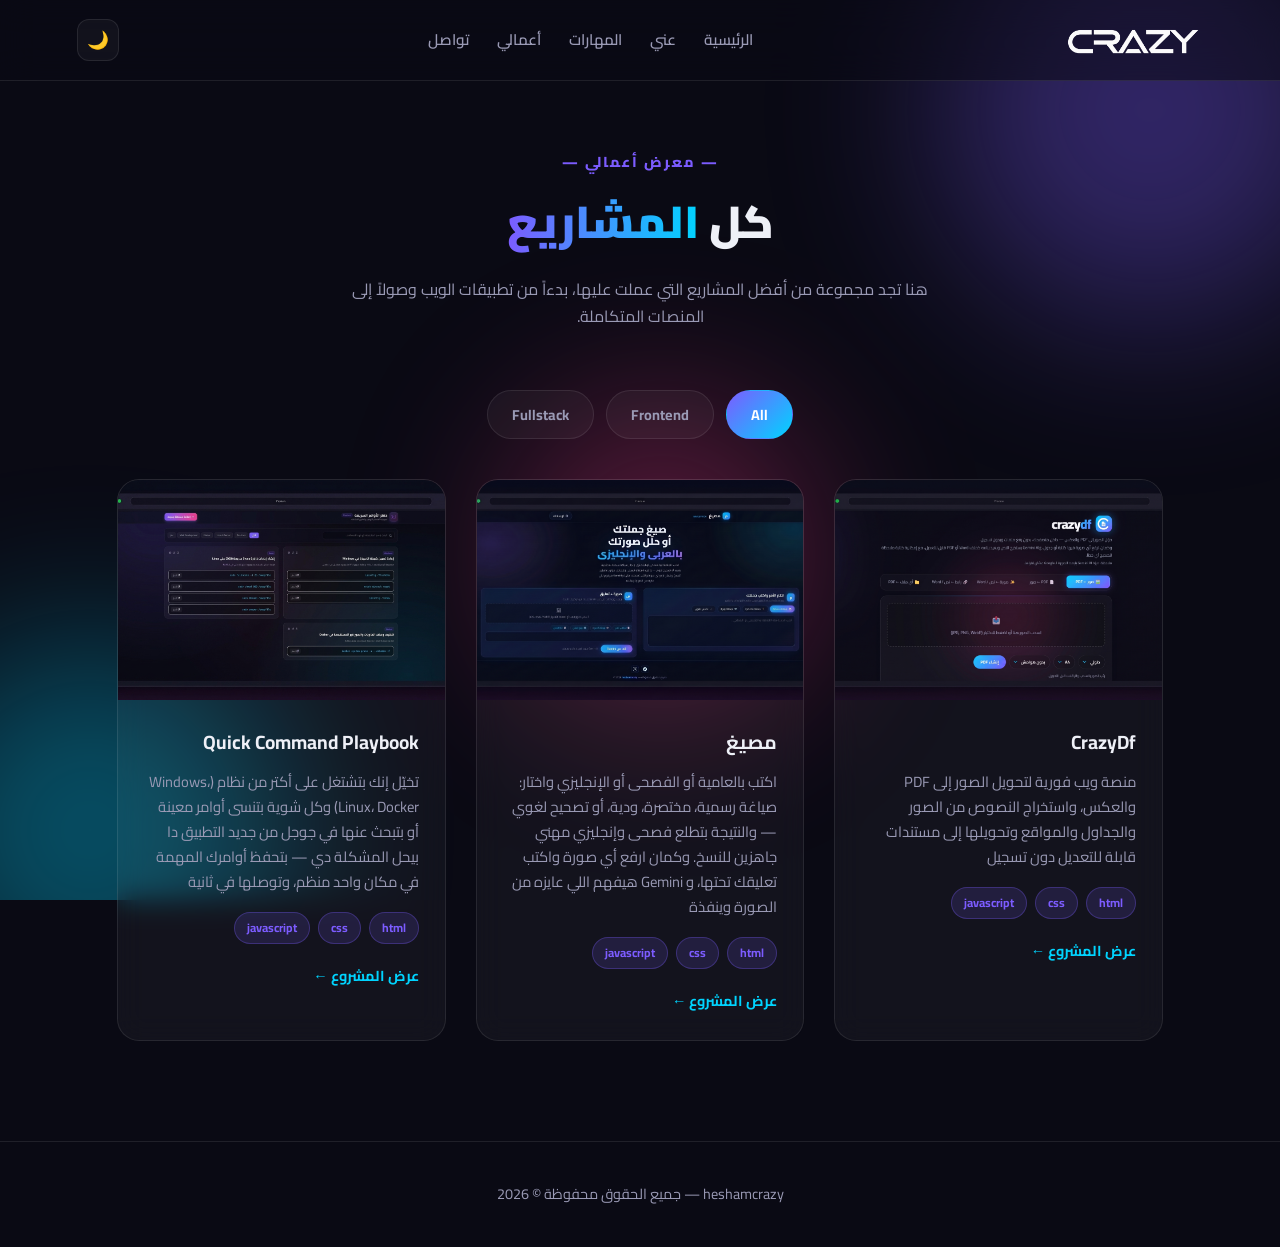
<file: projects.html>
<!DOCTYPE html>
<html lang="ar" dir="rtl">

<head>
    <meta charset="UTF-8">
    <meta name="viewport" content="width=device-width, initial-scale=1.0">
    <title>My Work | Hesham Hassan</title>

      <!-- الأيقونة اللي بتظهر في التاب -->
  <link rel="icon" type="image/png" href="images/favicon.svg">

  <!-- أيقونة الآيفون (لو حد ضاف الموقع للشاشة الرئيسية) -->
  <link rel="apple-touch-icon" href="images/favicon.svg">

    <link rel="preconnect" href="https://fonts.googleapis.com">
    <link href="https://fonts.googleapis.com/css2?family=Cairo:wght@300;400;600;700;900&display=swap" rel="stylesheet">
    <link rel="stylesheet" href="style.css">
</head>

<body>

    <!-- شريط تقدم القراءة -->
    <div class="scroll-progress" id="scrollProgress"></div>

    <div class="bg-orbs">
        <div class="orb orb1"></div>
        <div class="orb orb2"></div>
        <div class="orb orb3"></div>
    </div>

    <!-- شريط التنقل -->
    <nav>
        <a href="index.html" class="logo">
            <img src="images/logo-white.png.png" alt="Logo" class="logo-light">
            <img src="images/logo-black.png.png" alt="Logo" class="logo-dark">
        </a>

        <ul class="nav-links" id="navLinks">
            <li><a href="index.html">الرئيسية</a></li>
            <li><a href="index.html#about">عني</a></li>
            <li><a href="index.html#skills">المهارات</a></li>
            <li><a href="projects.html" class="active">أعمالي</a></li>
            <li><a href="index.html#contact">تواصل</a></li>
        </ul>
        <div class="nav-actions">
            <button class="icon-btn" id="themeBtn" title="تبديل المظهر">🌙</button>
            <button class="icon-btn burger" id="burger">☰</button>
        </div>
    </nav>

    <!-- قسم الأعمال -->
    <section id="projects" style="padding-top: 150px; min-height: 100vh;">
        <div class="sec-head reveal">
            <div class="sec-tag">— معرض أعمالي —</div>
            <h2 class="sec-title">كل <span>المشاريع</span></h2>
            <p style="color: var(--muted); margin-top: 15px; max-width: 600px; margin-inline: auto;">
                هنا تجد مجموعة من أفضل المشاريع التي عملت عليها، بدءاً من تطبيقات الويب وصولاً إلى المنصات المتكاملة.
            </p>
        </div>

        <!-- أزرار الفلترة -->
        <div class="filter-btns reveal">
            <button class="filter-btn active" data-filter="all">All</button>
            <button class="filter-btn" data-filter="frontend"> Frontend</button>
            <button class="filter-btn" data-filter="fullstack">Fullstack</button>
        </div>

        <!-- شبكة المشاريع -->
        <div class="projects-grid" id="projectsGrid">
            <!-- رسالة مؤقتة بتظهر لحد ما المشاريع تتحمل -->
            <div id="loadingMsg" style="text-align: center; width: 100%; grid-column: 1 / -1; padding: 50px; color: var(--muted);">
                ⏳ جاري تحميل المشاريع...
            </div>
        </div>
    </section>

    <footer>heshamcrazy — جميع الحقوق محفوظة © 2026</footer>

    <!-- زر العودة للأعلى -->
    <button class="back-to-top" id="backToTop" aria-label="أعلى الصفحة">↑</button>

    <script src="script.js"></script>

    <!-- كود جلب المشاريع من ملف projects.json -->
    <script>
        document.addEventListener('DOMContentLoaded', function() {
            var grid = document.getElementById('projectsGrid');

            // ضفنا ?t=... عشان نمنع المتصفح من عمل كاش (Cache) للملف القديم
            fetch('projects.json?t=' + new Date().getTime())
                .then(function(response) {
                    if (!response.ok) throw new Error('لم يتم العثور على ملف projects.json');
                    return response.json();
                })
                .then(function(data) {
                    grid.innerHTML = ''; // مسح رسالة التحميل

                    if (!data || data.length === 0) {
                        grid.innerHTML = '<div style="text-align: center; width: 100%; grid-column: 1 / -1; padding: 50px; color: var(--muted);">لا توجد مشاريع حالياً. قم بإضافتها من لوحة التحكم.</div>';
                        return;
                    }

                    // رسم كل مشروع
                    data.forEach(function(p) {
                        var tagsHTML = '';
                        if (p.tags && Array.isArray(p.tags)) {
                            tagsHTML = p.tags.map(function(t) { return '<span class="tag">' + t + '</span>'; }).join('');
                        }

                        var imgHTML = p.image ? '<img src="' + p.image + '" alt="' + p.name + '" style="width: 100%; height: 100%; object-fit: cover;">' : '';
                        var linkHTML = p.link ? '<a href="' + p.link + '" class="project-link" target="_blank">عرض المشروع ←</a>' : '';
                        var styleClass = (p.style && p.style !== '0') ? ' project-img-' + p.style : '';

                        // ضفنا كلاس show وستايل مباشر عشان نضمن إن الكارت يظهر وميتخباش بسبب الأنيميشن
                        var cardHTML = 
                            '<div class="project show" data-category="' + p.category + '" style="opacity: 1; transform: translateY(0);">' +
                                '<div class="project-img' + styleClass + '">' +
                                    imgHTML +
                                '</div>' +
                                '<div class="project-body">' +
                                    '<h3>' + p.name + '</h3>' +
                                    '<p>' + p.desc + '</p>' +
                                    '<div class="tags">' + tagsHTML + '</div>' +
                                    linkHTML +
                                '</div>' +
                            '</div>';

                        grid.insertAdjacentHTML('beforeend', cardHTML);
                    });
                })
                .catch(function(error) {
                    console.error(error);
                    grid.innerHTML = '<div style="text-align: center; width: 100%; grid-column: 1 / -1; padding: 50px; color: #ef4444;">' +
                        'عذراً، حدث خطأ في تحميل المشاريع.<br>' +
                        '<small>تأكد من وجود ملف projects.json في نفس المجلد.</small>' +
                        '</div>';
                });
        });
    </script>
</body>

</html>
</file>
<file: style.css>
/* ========== المتغيرات ========== */
:root {
  --bg: #0a0a14;
  --bg-2: #0f0f1e;
  --card: rgba(255, 255, 255, .04);
  --border: rgba(255, 255, 255, .09);
  --text: #eef0f7;
  --muted: #9a9ab5;
  --primary: #7c5cff;
  --secondary: #00d4ff;
  --accent: #ff3d8b;
  --shadow: 0 20px 60px rgba(0, 0, 0, .5);
}

[data-theme="light"] {
  --bg: #f4f6fb;
  --bg-2: #fff;
  --card: rgba(255, 255, 255, .75);
  --border: rgba(0, 0, 0, .08);
  --text: #12121c;
  --muted: #5a5a72;
  --shadow: 0 20px 60px rgba(80, 80, 150, .12);
}

* {
  margin: 0;
  padding: 0;
  box-sizing: border-box
}

html {
  scroll-behavior: smooth;
  overflow-x: hidden;
  /* السطر الجديد ده */
}

body {
  font-family: 'Cairo', 'Segoe UI', Tahoma, Arial, sans-serif;
  background: var(--bg);
  color: var(--text);
  overflow-x: hidden;
  transition: .4s;
  line-height: 1.7;
  width: 100%;
  /* السطر الجديد ده */
}

/* ========== صفحة الأعمال المستقلة ========== */
#projects {
  padding-bottom: 100px;
}

/* تنسيق زرار الرجوع للرئيسية لو حبيت تضيفه */
.back-home-btn {
  display: inline-flex;
  align-items: center;
  gap: 8px;
  color: var(--muted);
  text-decoration: none;
  font-weight: 600;
  margin-bottom: 20px;
  transition: .3s;
}

.back-home-btn:hover {
  color: var(--primary);
  transform: translateX(5px);
}


/* ========== Scroll Progress ========== */
.scroll-progress {
  position: fixed;
  top: 0;
  right: 0;
  height: 3px;
  background: linear-gradient(90deg, var(--primary), var(--secondary));
  z-index: 200;
  width: 0%;
  transition: width .1s;
}

/* ========== خلفية متحركة ========== */
.bg-orbs {
  position: fixed;
  inset: 0;
  z-index: -1;
  overflow: hidden;
  pointer-events: none
}

.orb {
  position: absolute;
  border-radius: 50%;
  filter: blur(90px);
  opacity: .35;
  animation: float 18s ease-in-out infinite
}

.orb1 {
  width: 420px;
  height: 420px;
  background: var(--primary);
  top: -100px;
  right: -80px
}

.orb2 {
  width: 380px;
  height: 380px;
  background: var(--secondary);
  bottom: -120px;
  left: -100px;
  animation-delay: -6s
}

.orb3 {
  width: 300px;
  height: 300px;
  background: var(--accent);
  top: 45%;
  left: 40%;
  animation-delay: -12s
}

@keyframes float {

  0%,
  100% {
    transform: translate(0, 0) scale(1)
  }

  33% {
    transform: translate(60px, -40px) scale(1.1)
  }

  66% {
    transform: translate(-50px, 50px) scale(.95)
  }
}

/* ========== Nav ========== */
nav {
  position: fixed;
  top: 0;
  left: 0;
  right: 0;
  z-index: 100;
  padding: 16px 6%;
  display: flex;
  align-items: center;
  justify-content: space-between;
  backdrop-filter: blur(18px);
  background: rgba(10, 10, 20, .55);
  border-bottom: 1px solid var(--border);
  transition: .3s;
}

[data-theme="light"] nav {
  background: rgba(255, 255, 255, .65)
}

/* ========== اللوجو ========== */
.logo {
  display: flex;
  align-items: center;
  text-decoration: none;
}

.logo img {
  height: 48px;
  width: auto;
  object-fit: contain;
}

/* الوضع الداكن (الافتراضي): نظهر الأبيض ونخفي الأسود */
.logo-dark {
  display: none !important;
}

.logo-light {
  display: block !important;
}

/* الوضع الفاتح: نظهر الأسود ونخفي الأبيض */
[data-theme="light"] .logo-dark {
  display: block !important;
}

[data-theme="light"] .logo-light {
  display: none !important;
}

.nav-links {
  display: flex;
  gap: 28px;
  list-style: none
}

.nav-links a {
  color: var(--muted);
  text-decoration: none;
  font-weight: 600;
  font-size: .95rem;
  position: relative;
  transition: .3s
}

.nav-links a::after {
  content: '';
  position: absolute;
  bottom: -6px;
  right: 0;
  width: 0;
  height: 2px;
  background: linear-gradient(90deg, var(--primary), var(--secondary));
  transition: .3s;
  border-radius: 2px
}

.nav-links a:hover,
.nav-links a.active {
  color: var(--text)
}

.nav-links a:hover::after,
.nav-links a.active::after {
  width: 100%
}

.nav-actions {
  display: flex;
  gap: 12px;
  align-items: center
}

.icon-btn {
  width: 42px;
  height: 42px;
  border-radius: 12px;
  border: 1px solid var(--border);
  background: var(--card);
  color: var(--text);
  cursor: pointer;
  display: grid;
  place-items: center;
  font-size: 1.1rem;
  transition: .3s
}

.icon-btn:hover {
  transform: translateY(-2px);
  border-color: var(--primary)
}

.burger {
  display: none
}

/* ========== Hero ========== */
.hero {
  min-height: 100vh;
  display: flex;
  align-items: center;
  padding: 120px 6% 60px;
  gap: 60px;
  max-width: 1300px;
  margin: 0 auto
}

.hero-text {
  flex: 1
}

.badge {
  display: inline-flex;
  align-items: center;
  gap: 8px;
  padding: 8px 16px;
  border-radius: 100px;
  background: var(--card);
  border: 1px solid var(--border);
  font-size: .85rem;
  font-weight: 600;
  color: var(--muted);
  margin-bottom: 24px
}

.badge .dot {
  width: 8px;
  height: 8px;
  border-radius: 50%;
  background: #22d97a;
  box-shadow: 0 0 10px #22d97a;
  animation: pulse 2s infinite
}

@keyframes pulse {
  50% {
    opacity: .4
  }
}

h1 {
  font-size: clamp(2.2rem, 5vw, 4rem);
  font-weight: 900;
  line-height: 1.15;
  margin-bottom: 16px
}

.grad {
  background: linear-gradient(90deg, var(--primary), var(--secondary), var(--accent));
  background-size: 200% auto;
  -webkit-background-clip: text;
  background-clip: text;
  color: transparent;
  animation: shine 6s linear infinite
}

@keyframes shine {
  to {
    background-position: 200% center
  }
}

.typing {
  font-size: clamp(1.1rem, 2.5vw, 1.6rem);
  font-weight: 600;
  color: var(--muted);
  min-height: 1.8em;
  margin-bottom: 24px
}

.typing span {
  color: var(--secondary)
}

.cursor {
  display: inline-block;
  width: 3px;
  height: 1em;
  background: var(--secondary);
  margin-right: 3px;
  animation: blink .8s steps(2) infinite;
  vertical-align: text-bottom
}

@keyframes blink {
  50% {
    opacity: 0
  }
}

.hero-desc {
  color: var(--muted);
  max-width: 520px;
  margin-bottom: 32px;
  font-size: 1.05rem
}

.btns {
  display: flex;
  gap: 16px;
  flex-wrap: wrap
}

.btn {
  padding: 14px 32px;
  border-radius: 14px;
  font-family: inherit;
  font-weight: 700;
  font-size: 1rem;
  cursor: pointer;
  border: none;
  text-decoration: none;
  display: inline-flex;
  align-items: center;
  gap: 10px;
  transition: .3s
}

.btn-primary {
  background: linear-gradient(135deg, var(--primary), var(--secondary));
  color: #fff;
  box-shadow: 0 10px 30px rgba(124, 92, 255, .4)
}

.btn-primary:hover {
  transform: translateY(-3px);
  box-shadow: 0 15px 40px rgba(124, 92, 255, .55)
}

.btn-ghost {
  background: var(--card);
  color: var(--text);
  border: 1px solid var(--border)
}

.btn-ghost:hover {
  border-color: var(--primary);
  transform: translateY(-3px)
}

/* ========== Avatar ========== */
.hero-visual {
  flex: 1;
  display: flex;
  justify-content: center;
  position: relative
}

.avatar-wrap {
  position: relative;
  width: min(360px, 80vw);
  aspect-ratio: 1
}

.avatar-ring {
  position: absolute;
  inset: -20px;
  border-radius: 50%;
  border: 2px dashed var(--border);
  animation: spin 30s linear infinite
}

@keyframes spin {
  to {
    transform: rotate(360deg)
  }
}

.avatar {
  width: 100%;
  height: 100%;
  border-radius: 50%;
  background: linear-gradient(135deg, var(--primary), var(--secondary), var(--accent));
  padding: 5px;
  box-shadow: var(--shadow);
  animation: floatY 5s ease-in-out infinite
}

@keyframes floatY {
  50% {
    transform: translateY(-18px)
  }
}

.avatar-inner {
  width: 100%;
  height: 100%;
  border-radius: 50%;
  background: var(--bg-2);
  display: grid;
  place-items: center;
  font-size: clamp(4rem, 12vw, 7rem);
  font-weight: 900;
  background-image: linear-gradient(135deg, var(--primary), var(--secondary));
  -webkit-background-clip: text;
  background-clip: text;
  color: transparent
}

/* تنسيق صورة البروفايل */
.avatar-inner img {
  width: 100%;
  height: 100%;
  object-fit: cover;
  /* السطر ده هو اللي بيمنع تشوه الصورة ويخليها تملأ الدايرة */
  border-radius: 50%;
  display: block;
}

.float-card {
  position: absolute;
  background: var(--card);
  backdrop-filter: blur(14px);
  border: 1px solid var(--border);
  border-radius: 16px;
  padding: 12px 18px;
  font-size: .85rem;
  font-weight: 700;
  box-shadow: var(--shadow);
  animation: floatY 4s ease-in-out infinite
}

.fc1 {
  top: 10%;
  left: -10%;
  animation-delay: -1s
}

.fc2 {
  bottom: 15%;
  right: -8%;
  animation-delay: -2.5s
}

/* ========== عام ========== */
section {
  padding: 100px 6%;
  max-width: 1200px;
  margin: 0 auto
}

.sec-head {
  text-align: center;
  margin-bottom: 60px
}

.sec-tag {
  color: var(--primary);
  font-weight: 800;
  font-size: .9rem;
  letter-spacing: 2px;
  margin-bottom: 10px
}

.sec-title {
  font-size: clamp(1.8rem, 4vw, 2.8rem);
  font-weight: 900
}

.sec-title span {
  background: linear-gradient(90deg, var(--primary), var(--secondary));
  -webkit-background-clip: text;
  background-clip: text;
  color: transparent
}

/* ========== Reveal — مُصلح ========== */
/* العناصر مخفية فقط لو JS اشتغل */
.js-ready .reveal {
  opacity: 0;
  transform: translateY(40px);
  transition: opacity .8s, transform .8s
}

.js-ready .reveal.show {
  opacity: 1;
  transform: translateY(0)
}

/* ========== About ========== */
.about {
  display: grid;
  grid-template-columns: 1fr 1fr;
  gap: 50px;
  align-items: center
}

.about-card {
  background: var(--card);
  backdrop-filter: blur(14px);
  border: 1px solid var(--border);
  border-radius: 24px;
  padding: 40px
}

.about-card p {
  color: var(--muted);
  margin-bottom: 20px
}

.stats {
  display: grid;
  grid-template-columns: repeat(2, 1fr);
  gap: 20px;
  margin-top: 30px
}

.stat {
  text-align: center;
  padding: 20px;
  background: var(--card);
  border: 1px solid var(--border);
  border-radius: 16px
}

.stat h3 {
  font-size: 2rem;
  font-weight: 900;
  background: linear-gradient(135deg, var(--primary), var(--secondary));
  -webkit-background-clip: text;
  background-clip: text;
  color: transparent
}

.stat p {
  font-size: .85rem;
  color: var(--muted);
  margin: 0
}

.info-list {
  display: grid;
  gap: 16px
}

.info-row {
  display: flex;
  justify-content: space-between;
  padding-bottom: 14px;
  border-bottom: 1px solid var(--border)
}

.info-row:last-child {
  border: none;
  padding-bottom: 0
}

.info-row span {
  color: var(--muted)
}

/* ========== Skills ========== */
.skills-grid {
  display: grid;
  grid-template-columns: repeat(auto-fit, minmax(300px, 1fr));
  gap: 30px
}

.skill-card {
  background: var(--card);
  backdrop-filter: blur(14px);
  border: 1px solid var(--border);
  border-radius: 20px;
  padding: 30px;
  transition: .4s
}

.skill-card:hover {
  transform: translateY(-6px);
  border-color: var(--primary)
}

.skill-card h3 {
  margin-bottom: 22px;
  font-size: 1.2rem
}

.skill-item {
  margin-bottom: 18px
}

.skill-top {
  display: flex;
  justify-content: space-between;
  font-size: .9rem;
  font-weight: 600;
  margin-bottom: 8px
}

.skill-top .pct {
  color: var(--secondary)
}

.bar {
  height: 8px;
  background: rgba(255, 255, 255, .08);
  border-radius: 100px;
  overflow: hidden
}

[data-theme="light"] .bar {
  background: rgba(0, 0, 0, .08)
}

.bar span {
  display: block;
  height: 100%;
  width: 0;
  border-radius: 100px;
  background: linear-gradient(90deg, var(--primary), var(--secondary));
  transition: width 1.5s cubic-bezier(.2, .8, .2, 1)
}

/* ========== Timeline ========== */
.timeline {
  position: relative;
  max-width: 800px;
  margin: 0 auto;
  padding-right: 30px
}

.timeline::before {
  content: '';
  position: absolute;
  right: 0;
  top: 0;
  bottom: 0;
  width: 2px;
  background: linear-gradient(180deg, var(--primary), var(--secondary), transparent)
}

.tl-item {
  position: relative;
  margin-bottom: 40px;
  padding-right: 40px
}

.tl-item::before {
  content: '';
  position: absolute;
  right: -7px;
  top: 6px;
  width: 16px;
  height: 16px;
  border-radius: 50%;
  background: var(--bg);
  border: 3px solid var(--primary);
  box-shadow: 0 0 0 4px rgba(124, 92, 255, .2)
}

.tl-content {
  background: var(--card);
  backdrop-filter: blur(14px);
  border: 1px solid var(--border);
  border-radius: 18px;
  padding: 24px 28px;
  transition: .3s
}

.tl-content:hover {
  transform: translateX(-6px);
  border-color: var(--primary)
}

.tl-date {
  font-size: .85rem;
  font-weight: 700;
  color: var(--secondary);
  margin-bottom: 6px
}

.tl-content h3 {
  font-size: 1.15rem;
  margin-bottom: 4px
}

.tl-company {
  color: var(--muted);
  font-size: .9rem;
  font-weight: 600;
  margin-bottom: 10px
}

.tl-content p {
  color: var(--muted);
  font-size: .95rem
}

/* ========== Filter ========== */
.filter-btns {
  display: flex;
  gap: 12px;
  justify-content: center;
  margin-bottom: 40px;
  flex-wrap: wrap
}

.filter-btn {
  padding: 10px 24px;
  border-radius: 100px;
  border: 1px solid var(--border);
  background: var(--card);
  color: var(--muted);
  font-family: inherit;
  font-weight: 700;
  font-size: .9rem;
  cursor: pointer;
  transition: .3s
}

.filter-btn:hover {
  border-color: var(--primary);
  color: var(--text)
}

.filter-btn.active {
  background: linear-gradient(135deg, var(--primary), var(--secondary));
  color: #fff;
  border-color: transparent
}

/* ========== Projects ========== */
.projects-grid {
  display: grid;
  grid-template-columns: repeat(auto-fit, minmax(300px, 1fr));
  gap: 30px
}

.project {
  background: var(--card);
  backdrop-filter: blur(14px);
  border: 1px solid var(--border);
  border-radius: 22px;
  overflow: hidden;
  transition: .4s
}

.project:hover {
  transform: translateY(-8px);
  border-color: var(--primary);
  box-shadow: var(--shadow)
}

/* ========== صندوق الصورة ========== */
.project-img {
  height: 220px;
  /* حددنا الارتفاع هنا ومينفعش الصورة تكبر عنه */
  width: 100%;
  overflow: hidden;
  /* السطر ده هو اللي بيقص أي جزء زايد في الصورة وميخليهوش ينزل على الكلام */
  position: relative;
  display: grid;
  place-items: center;
}

/* ========== الصورة جوه الصندوق ========== */
.project-img img {
  width: 100%;
  height: 100%;
  object-fit: cover;
  /* بيجبر الصورة تملى المربع */
  object-position: top;
  /* بيخلي الصورة تبدأ من فوق عشان تبان تفاصيل الشاشة */
  display: block;
  transition: transform 0.4s ease;
}

/* حركة تكبير الصورة لما تقف عليها بالماوس */
.project:hover .project-img img {
  transform: scale(1.05);
}

.project-img-2 {
  background: linear-gradient(135deg, #ff3d8b, #7c5cff)
}

.project-img-3 {
  background: linear-gradient(135deg, #00d4ff, #22d97a)
}

.project-body {
  padding: 26px
}

.project-body h3 {
  margin-bottom: 10px;
  font-size: 1.2rem
}

.project-body p {
  color: var(--muted);
  font-size: .92rem;
  margin-bottom: 18px
}

.tags {
  display: flex;
  flex-wrap: wrap;
  gap: 8px;
  margin-bottom: 18px
}

.tag {
  font-size: .75rem;
  padding: 5px 12px;
  border-radius: 100px;
  background: rgba(124, 92, 255, .15);
  color: var(--primary);
  font-weight: 700;
  border: 1px solid rgba(124, 92, 255, .3)
}

.project-link {
  color: var(--secondary);
  font-weight: 700;
  font-size: .9rem;
  text-decoration: none
}

@keyframes fadeIn {
  from {
    opacity: 0;
    transform: translateY(20px)
  }

  to {
    opacity: 1;
    transform: translateY(0)
  }
}

/* ========== Contact Form ========== */
.contact-wrap {
  background: var(--card);
  backdrop-filter: blur(14px);
  border: 1px solid var(--border);
  border-radius: 28px;
  padding: 60px 40px;
  text-align: center
}

.contact-wrap h2 {
  font-size: clamp(1.6rem, 4vw, 2.4rem);
  margin-bottom: 14px
}

.contact-wrap p {
  color: var(--muted);
  max-width: 520px;
  margin: 0 auto 32px
}

.contact-form {
  max-width: 600px;
  margin: 0 auto;
  display: flex;
  flex-direction: column;
  gap: 14px
}

.form-row {
  display: grid;
  grid-template-columns: 1fr 1fr;
  gap: 14px
}

.contact-form input,
.contact-form textarea {
  padding: 14px 18px;
  border-radius: 12px;
  border: 1px solid var(--border);
  background: rgba(255, 255, 255, .02);
  color: var(--text);
  font-family: inherit;
  font-size: .95rem;
  transition: .3s;
  resize: vertical;
}

[data-theme="light"] .contact-form input,
[data-theme="light"] .contact-form textarea {
  background: #fff
}

.contact-form input:focus,
.contact-form textarea:focus {
  outline: none;
  border-color: var(--primary);
  box-shadow: 0 0 0 3px rgba(124, 92, 255, .15)
}

.contact-form input.error,
.contact-form textarea.error {
  border-color: #ff3d5a
}

.contact-form button {
  align-self: center;
  margin-top: 10px
}

.form-msg {
  font-size: .9rem;
  font-weight: 700;
  min-height: 1.4em
}

.form-msg.success {
  color: #22d97a
}

.form-msg.error {
  color: #ff3d5a
}

/* ========== Socials ========== */
.socials {
  display: flex;
  gap: 14px;
  justify-content: center;
  margin-top: 30px;
  flex-wrap: wrap
}

.social {
  width: 50px;
  height: 50px;
  border-radius: 14px;
  background: var(--card);
  border: 1px solid var(--border);
  display: grid;
  place-items: center;
  color: var(--text);
  text-decoration: none;
  font-weight: 800;
  transition: .3s
}

.social:hover {
  background: linear-gradient(135deg, var(--primary), var(--secondary));
  color: #fff;
  transform: translateY(-4px)
}

footer {
  text-align: center;
  padding: 40px 6%;
  color: var(--muted);
  font-size: .9rem;
  border-top: 1px solid var(--border)
}

/* ========== Back to Top ========== */
.back-to-top {
  position: fixed;
  bottom: 30px;
  left: 30px;
  width: 50px;
  height: 50px;
  border-radius: 50%;
  background: linear-gradient(135deg, var(--primary), var(--secondary));
  color: #fff;
  border: none;
  cursor: pointer;
  font-size: 1.5rem;
  display: grid;
  place-items: center;
  opacity: 0;
  pointer-events: none;
  transition: .3s;
  box-shadow: 0 10px 30px rgba(124, 92, 255, .4);
  z-index: 99;
}

.back-to-top.show {
  opacity: 1;
  pointer-events: auto
}

.back-to-top:hover {
  transform: translateY(-4px)
}

/* ========== Responsive ========== */
@media(max-width:900px) {
  .hero {
    flex-direction: column-reverse;
    text-align: center;
    padding-top: 110px;
    gap: 40px
  }

  .hero-desc {
    margin-inline: auto
  }

  .btns {
    justify-content: center
  }

  .about {
    grid-template-columns: 1fr
  }

  .form-row {
    grid-template-columns: 1fr
  }

  .nav-links {
    position: fixed;
    top: 74px;
    right: 0;
    left: 0;
    flex-direction: column;
    gap: 0;
    padding: 0;
    background: var(--bg-2);
    border-bottom: 1px solid var(--border);
    max-height: 0;
    overflow: hidden;
    transition: max-height .4s;
  }

  .nav-links.open {
    max-height: 400px
  }

  .nav-links a {
    display: block;
    padding: 16px 6%;
    width: 100%
  }

  .burger {
    display: grid
  }

  .back-to-top {
    bottom: 20px;
    left: 20px;
    width: 44px;
    height: 44px
  }

  @media(max-width:900px) {
    /* ... الكود القديم بتاعك ... */

    /* تصليح الكروت الطايرة */
    .fc1 {
      left: -10px;
      /* بدل -10% */
      top: 5%;
    }

    .fc2 {
      right: -10px;
      /* بدل -8% */
      bottom: 5%;
    }

    /* تصغير المسافات في قسم التواصل عشان متطلعش برة الشاشة */
    .contact-wrap {
      padding: 40px 20px;
    }
  }

  @media(max-width:900px) {
    .logo img {
      height: 38px;
      /* حجم أصغر شوية في الموبايل */
    }
  }


}
</file>
